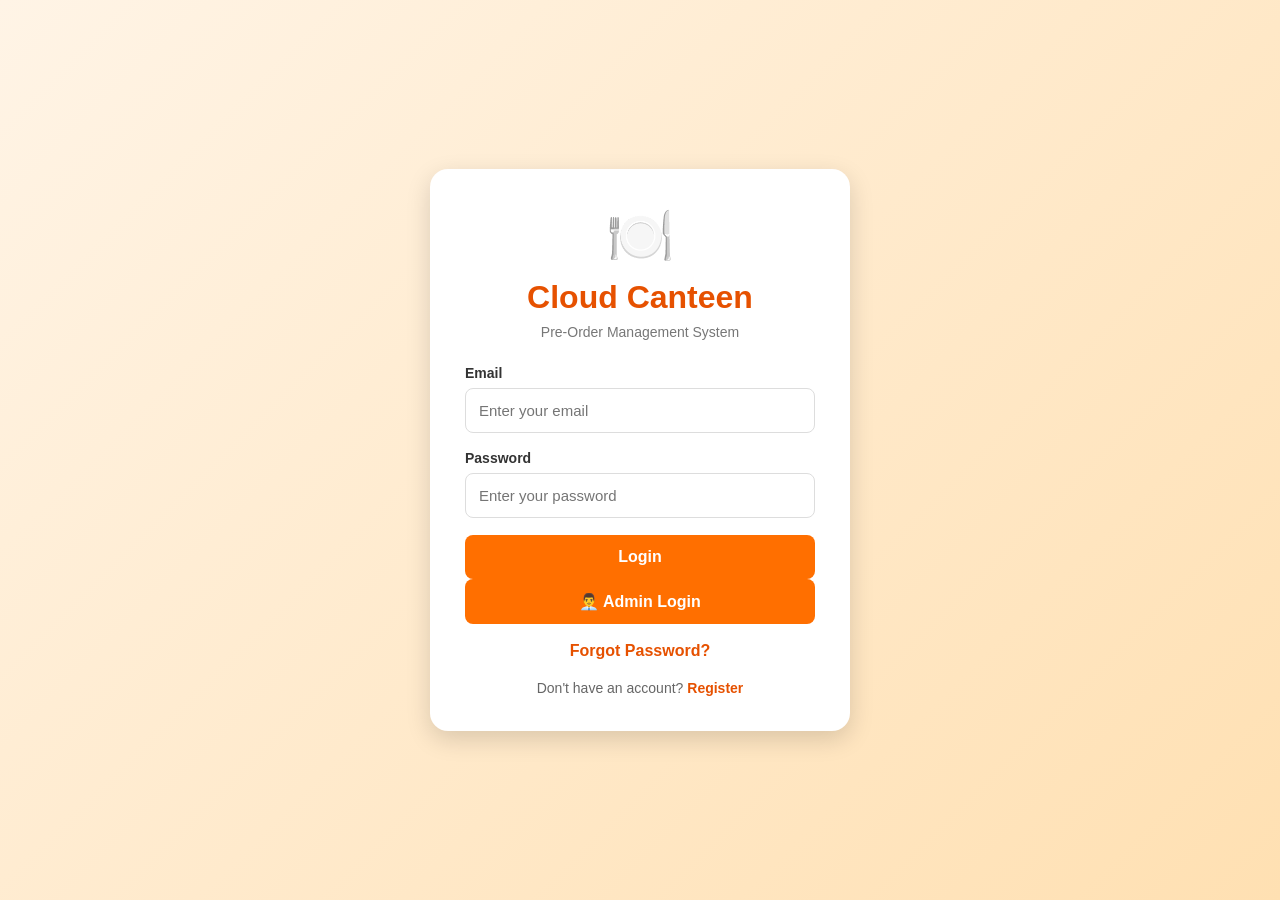
<file: index.html>
<!DOCTYPE html><html lang="en">
<head>
    <meta charset="UTF-8">
    <meta name="viewport" content="width=device-width, initial-scale=1.0">
    <title>Cloud Canteen - Login</title><link rel="stylesheet" href="style.css">

</head><body><div class="login-container">

    <div class="login-box">

        <div class="logo">🍽️</div>

        <h1>Cloud Canteen</h1>
        <p class="subtitle">Pre-Order Management System</p>

        <form id="loginForm">

            <label for="email">Email</label>
            <input
                type="email"
                id="email"
                placeholder="Enter your email"
                required
            >

            <label for="password">Password</label>
            <input
                type="password"
                id="password"
                placeholder="Enter your password"
                required
            >

            <button type="submit">Login</button>
            <button onclick="window.location.href='admin.html'">
    👨‍💼 Admin Login
</button>

        </form>

        <p class="forgot">
            <a href="#">Forgot Password?</a>
        </p>

        <p class="register-text">
            Don't have an account?
            <a href="register.html">Register</a>
        </p>

    </div>

</div>

<script src="script.js"></script>

</body>
</html>
</file>
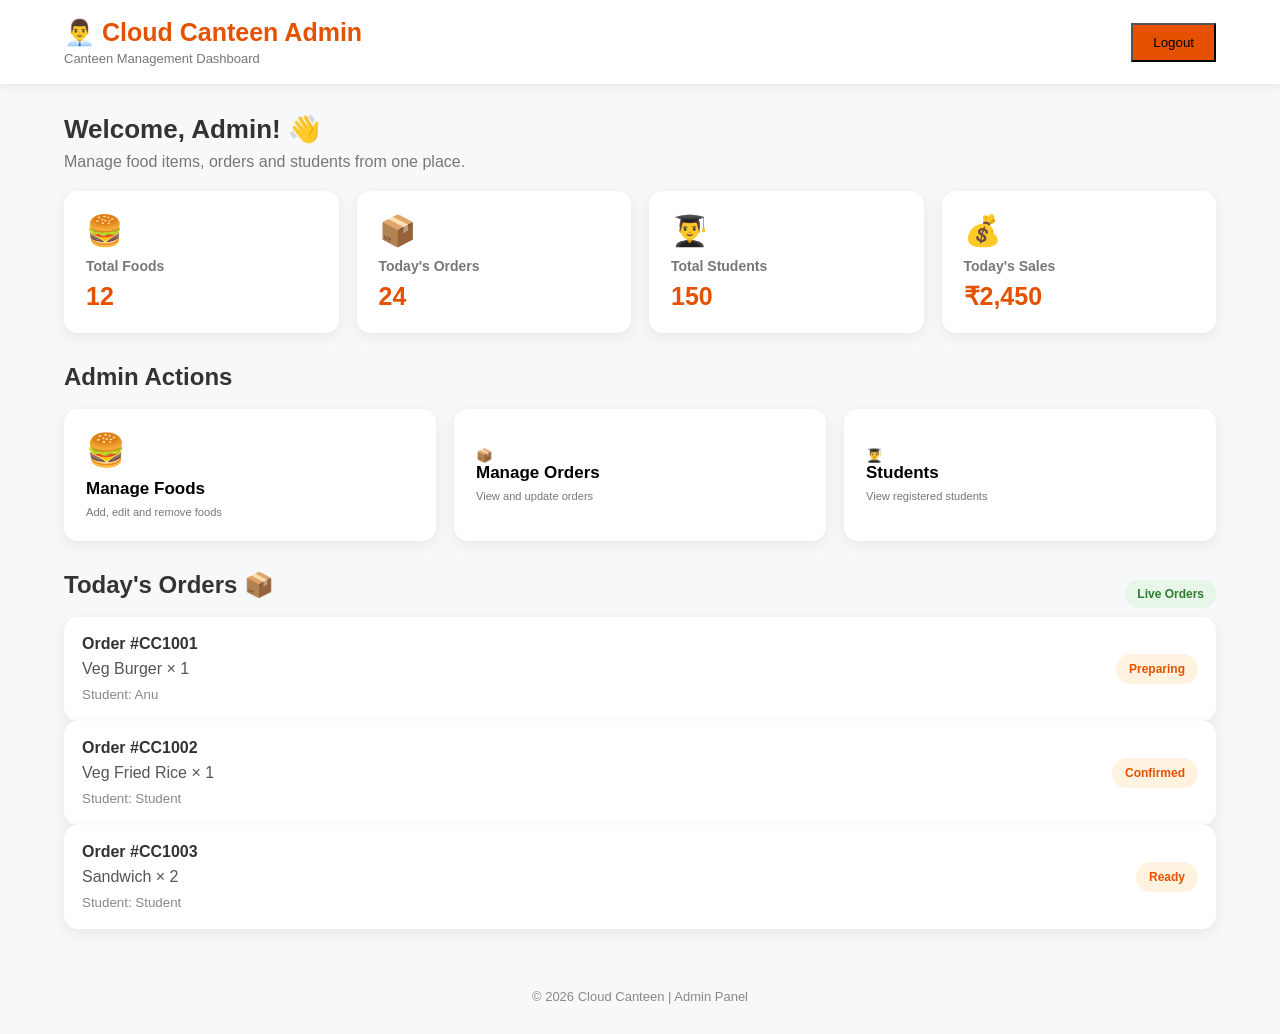
<file: admin.html>
<!DOCTYPE html>
<html lang="en">

<head>
    <meta charset="UTF-8">
    <meta name="viewport" content="width=device-width, initial-scale=1.0">

    <title>Admin Dashboard - Cloud Canteen</title>

    <link rel="stylesheet" href="style.css">
</head>

<body>

<div class="dashboard-container">

    <!-- Header -->
    <header class="dashboard-header">

        <div>
            <h1>👨‍💼 Cloud Canteen Admin</h1>
            <p>Canteen Management Dashboard</p>
        </div>

        <button class="logout-btn" onclick="adminLogout()">
            Logout
        </button>

    </header>


    <!-- Welcome -->
    <section class="welcome-section">

        <h2>Welcome, Admin! 👋</h2>

        <p>
            Manage food items, orders and students
            from one place.
        </p>

    </section>


    <!-- Statistics -->
    <section class="stats-container">

        <div class="stat-card">
            <div class="stat-icon">🍔</div>
            <h3>Total Foods</h3>
            <p>12</p>
        </div>

        <div class="stat-card">
            <div class="stat-icon">📦</div>
            <h3>Today's Orders</h3>
            <p>24</p>
        </div>

        <div class="stat-card">
            <div class="stat-icon">👨‍🎓</div>
            <h3>Total Students</h3>
            <p>150</p>
        </div>

        <div class="stat-card">
            <div class="stat-icon">💰</div>
            <h3>Today's Sales</h3>
            <p>₹2,450</p>
        </div>

    </section>


    <!-- Admin Actions -->
    <section class="dashboard-section">

        <h2>Admin Actions</h2>

        <div class="action-container">

            <button class="action-card"
                    onclick="window.location.href='manage-foods.html'">

                <span>🍔</span>

                <strong>Manage Foods</strong>

                <small>Add, edit and remove foods</small>

            </button>


            <button class="action-card"
                    onclick="window.location.href='manage-orders.html'"

                <span>📦</span>

                <strong>Manage Orders</strong>

                <small>View and update orders</small>

            </button>


            <button class="action-card"
                   onclick="window.location.href='students.html'"

                <span>👨‍🎓</span>

                <strong>Students</strong>

                <small>View registered students</small>

            </button>

        </div>

    </section>


    <!-- Today's Orders -->
    <section class="dashboard-section">

        <div class="section-title">

            <h2>Today's Orders 📦</h2>

            <span>Live Orders</span>

        </div>


        <div class="order-card">

            <div>

                <strong>Order #CC1001</strong>

                <p>Veg Burger × 1</p>

                <small>Student: Anu</small>

            </div>

            <span class="status">
                Preparing
            </span>

        </div>


        <div class="order-card">

            <div>

                <strong>Order #CC1002</strong>

                <p>Veg Fried Rice × 1</p>

                <small>Student: Student</small>

            </div>

            <span class="status">
                Confirmed
            </span>

        </div>


        <div class="order-card">

            <div>

                <strong>Order #CC1003</strong>

                <p>Sandwich × 2</p>

                <small>Student: Student</small>

            </div>

            <span class="status">
                Ready
            </span>

        </div>

    </section>


    <!-- Footer -->
    <footer>

        <p>
            © 2026 Cloud Canteen | Admin Panel
        </p>

    </footer>

</div>


<script>

function adminLogout() {

    window.location.href = "index.html";

}

</script>

</body>

</html>
</file>
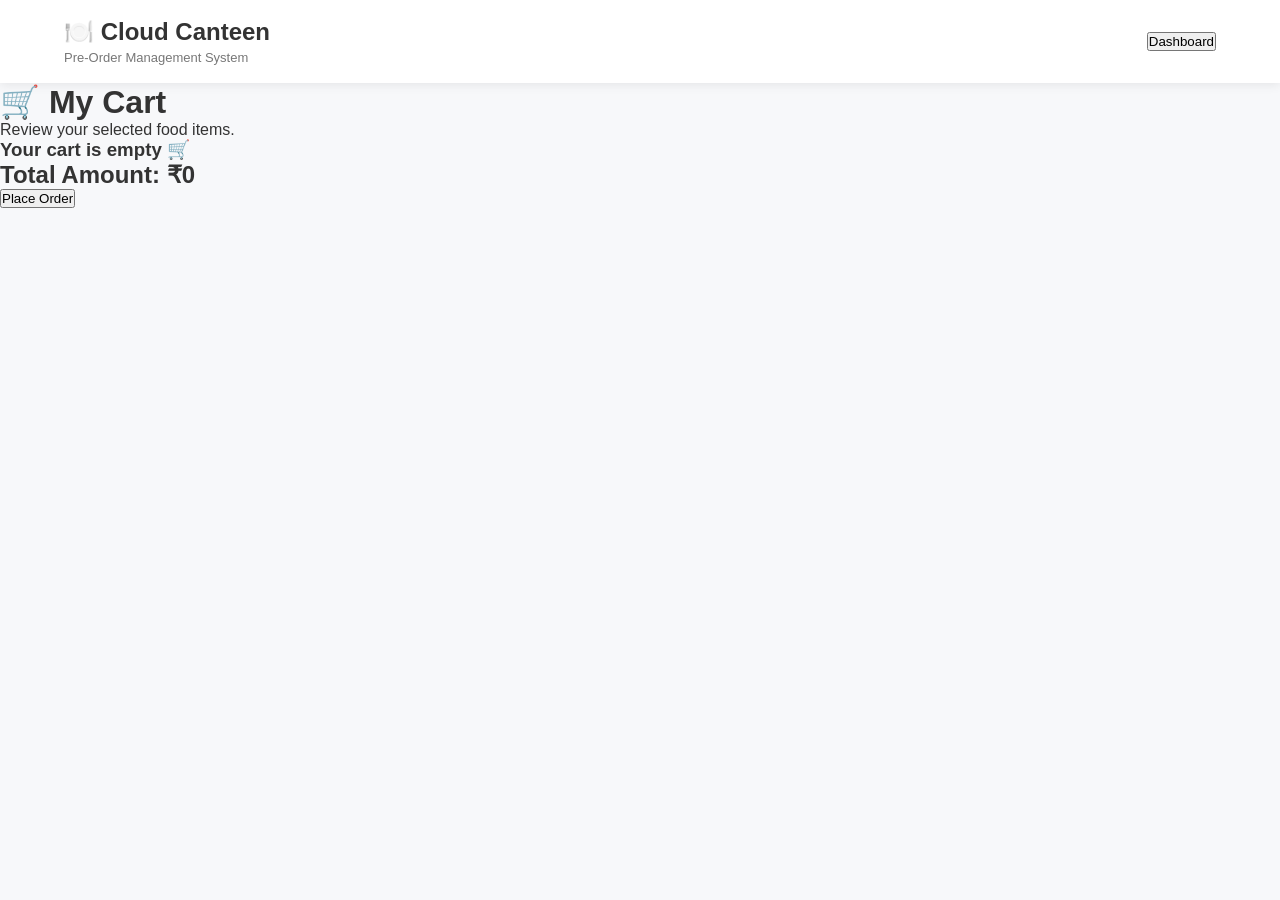
<file: cart.html>
<!DOCTYPE html>
<html lang="en">
<head>
    <meta charset="UTF-8">
    <meta name="viewport" content="width=device-width, initial-scale=1.0">
    <title>My Cart - Cloud Canteen</title>
    <link rel="stylesheet" href="style.css">
</head>

<body>

<header class="dashboard-header">
    <div>
        <h2>🍽️ Cloud Canteen</h2>
        <p>Pre-Order Management System</p>
    </div>

    <button onclick="goDashboard()">Dashboard</button>
</header>

<main class="menu-container">

    <h1>🛒 My Cart</h1>
    <p class="menu-subtitle">Review your selected food items.</p>

    <div id="cartItems"></div>

    <div class="cart-summary">
        <h2>Total Amount: ₹<span id="total">0</span></h2>

        <button onclick="placeOrder()" class="order-btn">
            Place Order
        </button>
    </div>

</main>

<script>

function loadCart() {

    let cart = JSON.parse(localStorage.getItem("cart")) || [];

    let cartItems = document.getElementById("cartItems");
    let total = 0;

    cartItems.innerHTML = "";

    if (cart.length === 0) {

        cartItems.innerHTML =
            "<h3>Your cart is empty 🛒</h3>";

        document.getElementById("total").innerText = "0";

        return;
    }

    cart.forEach(function(item, index) {

        total += item.price;

        cartItems.innerHTML += `
            <div class="food-card">
                <h3>${item.name}</h3>
                <p>Price: ₹${item.price}</p>

                <button onclick="removeItem(${index})">
                    Remove
                </button>
            </div>
        `;
    });

    document.getElementById("total").innerText = total;
}


function removeItem(index) {

    let cart = JSON.parse(localStorage.getItem("cart")) || [];

    cart.splice(index, 1);

    localStorage.setItem("cart", JSON.stringify(cart));

    loadCart();
}


function placeOrder() {

    let cart = JSON.parse(localStorage.getItem("cart")) || [];

    if (cart.length === 0) {

        alert("Your cart is empty!");

        return;
    }
    let orders = JSON.parse(localStorage.getItem("orders")) || [];

let total = cart.reduce(function(sum, item) {
    return sum + item.price;
}, 0);

orders.push({
    items: cart.map(item => item.name).join(", "),
    total: total,
    date: new Date().toLocaleString(),
    status: "Placed"
});

localStorage.setItem("orders", JSON.stringify(orders));

    alert("Order placed successfully! 🎉");

    localStorage.removeItem("cart");

    loadCart();
}


function goDashboard() {

    window.location.href = "dashboard.html";

}


loadCart();

</script>

</body>
</html>
</file>
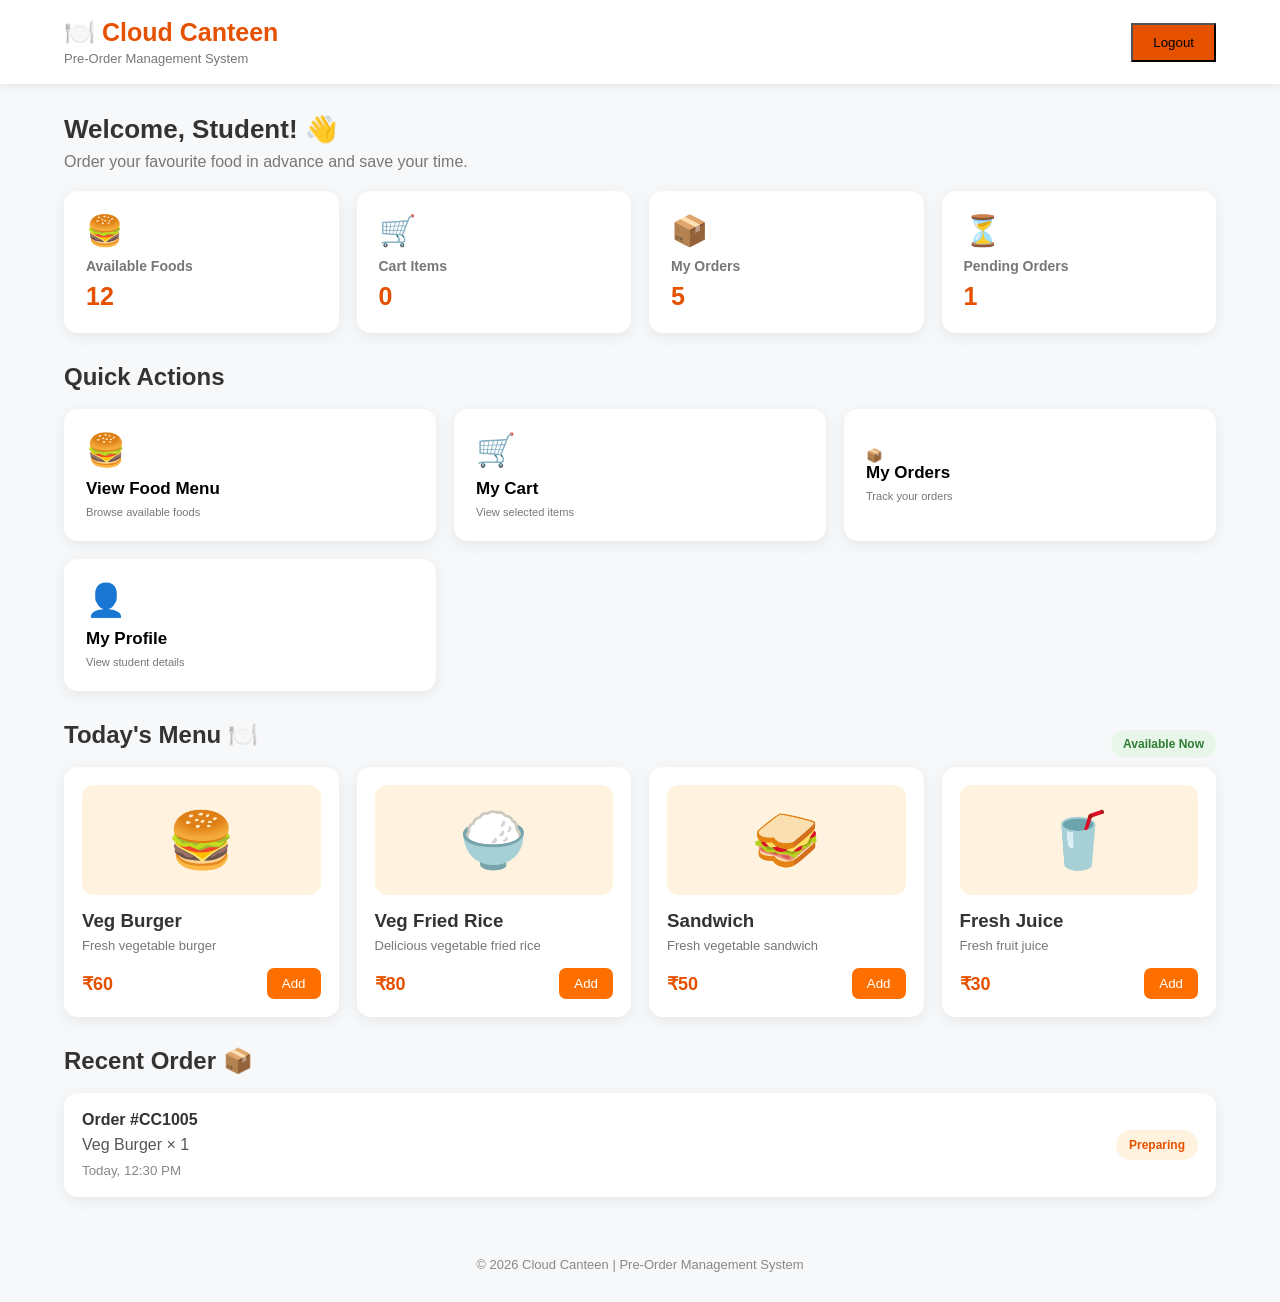
<file: dashboard.html>
<!DOCTYPE html><html lang="en">
<head>
    <meta charset="UTF-8">
    <meta name="viewport" content="width=device-width, initial-scale=1.0"><title>Cloud Canteen - Dashboard</title>

<link rel="stylesheet" href="style.css">

</head><body><div class="dashboard-container">

    <!-- Header -->
    <header class="dashboard-header">

        <div>
            <h1>🍽️ Cloud Canteen</h1>
            <p>Pre-Order Management System</p>
        </div>

        <button class="logout-btn" onclick="logout()">
            Logout
        </button>

    </header>


    <!-- Welcome Section -->
    <section class="welcome-section">

        <h2>Welcome, Student! 👋</h2>

        <p>
            Order your favourite food in advance
            and save your time.
        </p>

    </section>


    <!-- Dashboard Cards -->
    <section class="stats-container">

        <div class="stat-card">
            <div class="stat-icon">🍔</div>
            <h3>Available Foods</h3>
            <p>12</p>
        </div>

        <div class="stat-card">
            <div class="stat-icon">🛒</div>
            <h3>Cart Items</h3>
            <p id="cartCount">0</p>
        </div>

        <div class="stat-card">
            <div class="stat-icon">📦</div>
            <h3>My Orders</h3>
            <p>5</p>
        </div>

        <div class="stat-card">
            <div class="stat-icon">⏳</div>
            <h3>Pending Orders</h3>
            <p>1</p>
        </div>

    </section>


    <!-- Quick Actions -->
    <section class="dashboard-section">

        <h2>Quick Actions</h2>

        <div class="action-container">

            <button class="action-card"
        onclick="window.location.href='menu.html'">
                    

                <span>🍔</span>

                <strong>View Food Menu</strong>

                <small>Browse available foods</small>

            </button>


                       <button class="action-card"
        onclick="window.location.href='cart.html'">
                       
                       <span>🛒</span>

                <strong>My Cart</strong>

                <small>View selected items</small>

            </button>


            <button class="action-card"
                    onclick="window.location.href='orders.html'"

                <span>📦</span>

                <strong>My Orders</strong>

                <small>Track your orders</small>

            </button>
<button class="action-card"
        onclick="window.location.href='profile.html'">

    <span>👤</span>

    <strong>My Profile</strong>

    <small>View student details</small>

</button>

        </div>

    </section>


    <!-- Today's Menu -->
    <section class="dashboard-section">

        <div class="section-title">

            <h2>Today's Menu 🍽️</h2>

            <span>Available Now</span>

        </div>


        <div class="food-container">

            <div class="food-card">

                <div class="food-image">🍔</div>

                <h3>Veg Burger</h3>

                <p>Fresh vegetable burger</p>

                <div class="food-bottom">

                    <strong>₹60</strong>

                    <button onclick="addToCart('Veg Burger', 60)">
                        Add
                    </button>

                </div>

            </div>


            <div class="food-card">

                <div class="food-image">🍚</div>

                <h3>Veg Fried Rice</h3>

                <p>Delicious vegetable fried rice</p>

                <div class="food-bottom">

                    <strong>₹80</strong>

                    <button onclick="addToCart('Veg Fried Rice', 80)">
                        Add
                    </button>

                </div>

            </div>


            <div class="food-card">

                <div class="food-image">🥪</div>

                <h3>Sandwich</h3>

                <p>Fresh vegetable sandwich</p>

                <div class="food-bottom">

                    <strong>₹50</strong>

                    <button onclick="addToCart('Sandwich', 50)">
                        Add
                    </button>

                </div>

            </div>


            <div class="food-card">

                <div class="food-image">🥤</div>

                <h3>Fresh Juice</h3>

                <p>Fresh fruit juice</p>

                <div class="food-bottom">

                    <strong>₹30</strong>

                    <button onclick="addToCart('Fresh Juice', 30)">
                        Add
                    </button>

                </div>

            </div>

        </div>

    </section>


    <!-- Recent Order -->
    <section class="dashboard-section">

        <h2>Recent Order 📦</h2>

        <div class="order-card">

            <div>
                <strong>Order #CC1005</strong>

                <p>
                    Veg Burger × 1
                </p>

                <small>
                    Today, 12:30 PM
                </small>
            </div>

            <span class="status">
                Preparing
            </span>

        </div>

    </section>


    <!-- Footer -->
    <footer>

        <p>
            © 2026 Cloud Canteen | Pre-Order Management System
        </p>

    </footer>

</div>


<script>

    function addToCart(foodName, price) {

        let cartCount =
            parseInt(
                document.getElementById("cartCount").innerText
            );

        cartCount++;

        document.getElementById("cartCount").innerText =
            cartCount;

        alert(foodName + " added to cart!");

    }


    function logout() {

        window.location.href = "index.html";

    }

</script>

</body>
</html>
</file>
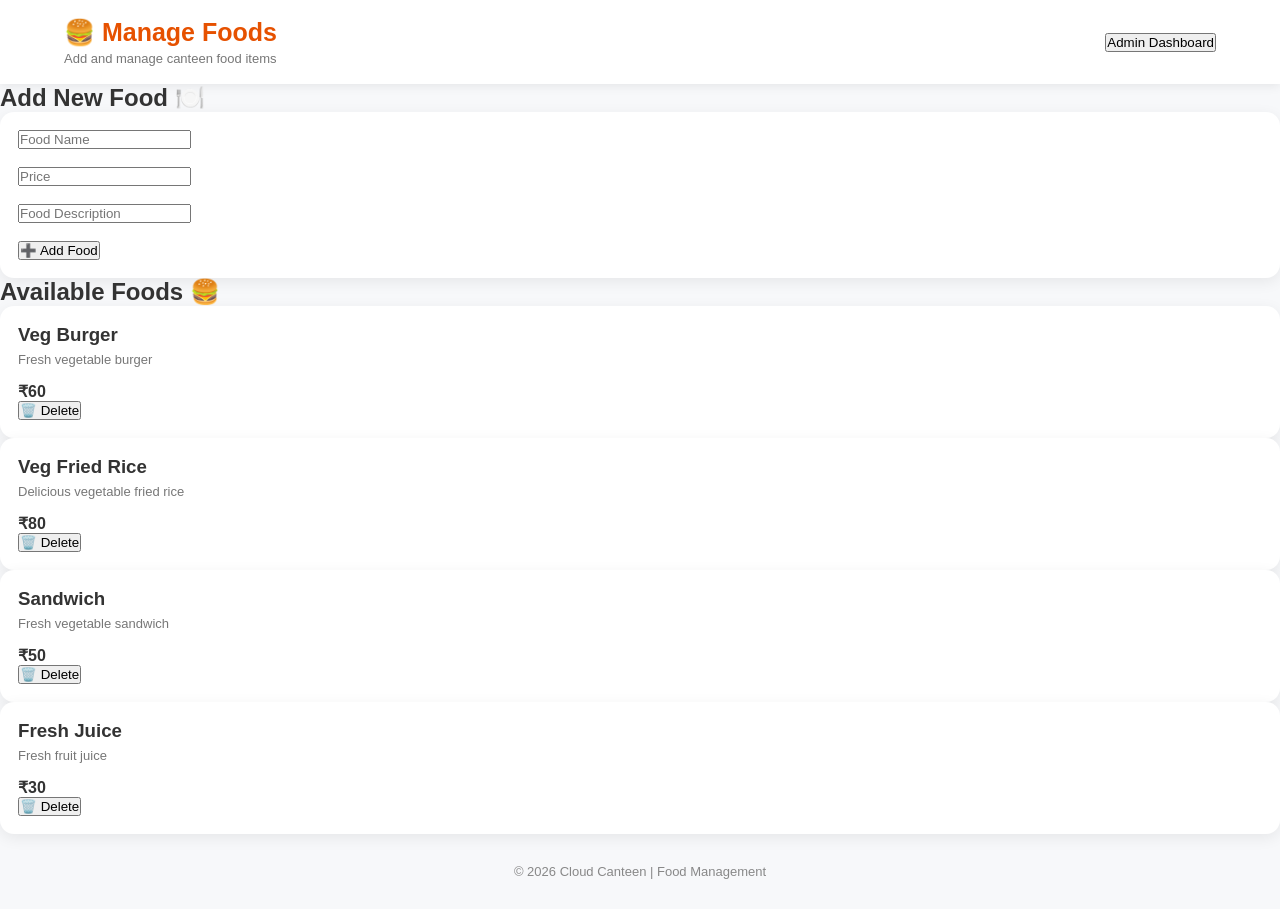
<file: manage-foods.html>
<!DOCTYPE html>
<html lang="en">

<head>
    <meta charset="UTF-8">
    <meta name="viewport" content="width=device-width, initial-scale=1.0">

    <title>Manage Foods - Cloud Canteen</title>

    <link rel="stylesheet" href="style.css">
</head>

<body>

<div class="dashboard-container">

    <!-- Header -->
    <header class="dashboard-header">

        <div>
            <h1>🍔 Manage Foods</h1>
            <p>Add and manage canteen food items</p>
        </div>

        <button onclick="goAdmin()">Admin Dashboard</button>

    </header>


    <main class="menu-container">

        <h2>Add New Food 🍽️</h2>

        <!-- Add Food Form -->
        <div class="food-card">

            <input
                type="text"
                id="foodName"
                placeholder="Food Name"
            >

            <br><br>

            <input
                type="number"
                id="foodPrice"
                placeholder="Price"
            >

            <br><br>

            <input
                type="text"
                id="foodDescription"
                placeholder="Food Description"
            >

            <br><br>

            <button onclick="addFood()">
                ➕ Add Food
            </button>

        </div>


        <!-- Food List -->
        <h2>Available Foods 🍔</h2>

        <div id="foodList"></div>

    </main>


    <footer>

        <p>
            © 2026 Cloud Canteen | Food Management
        </p>

    </footer>

</div>


<script>

let foods =
    JSON.parse(localStorage.getItem("foods")) || [

    {
        name: "Veg Burger",
        price: 60,
        description: "Fresh vegetable burger"
    },

    {
        name: "Veg Fried Rice",
        price: 80,
        description: "Delicious vegetable fried rice"
    },

    {
        name: "Sandwich",
        price: 50,
        description: "Fresh vegetable sandwich"
    },

    {
        name: "Fresh Juice",
        price: 30,
        description: "Fresh fruit juice"
    }

];


function displayFoods() {

    let list = document.getElementById("foodList");

    list.innerHTML = "";

    foods.forEach(function(food, index) {

        list.innerHTML += `

            <div class="food-card">

                <h3>${food.name}</h3>

                <p>${food.description}</p>

                <h4>₹${food.price}</h4>

                <button onclick="deleteFood(${index})">
                    🗑️ Delete
                </button>

            </div>

        `;
    });

}


function addFood() {

    let name =
        document.getElementById("foodName").value;

    let price =
        document.getElementById("foodPrice").value;

    let description =
        document.getElementById("foodDescription").value;


    if (name === "" || price === "") {

        alert("Please enter food name and price!");

        return;
    }


    foods.push({

        name: name,

        price: Number(price),

        description: description || "Tasty canteen food"

    });


    localStorage.setItem(
        "foods",
        JSON.stringify(foods)
    );


    document.getElementById("foodName").value = "";

    document.getElementById("foodPrice").value = "";

    document.getElementById("foodDescription").value = "";


    alert("Food added successfully! 🍔");


    displayFoods();

}


function deleteFood(index) {

    foods.splice(index, 1);

    localStorage.setItem(
        "foods",
        JSON.stringify(foods)
    );

    alert("Food deleted successfully!");

    displayFoods();

}


function goAdmin() {

    window.location.href = "admin.html";

}


displayFoods();

</script>

</body>

</html>
</file>
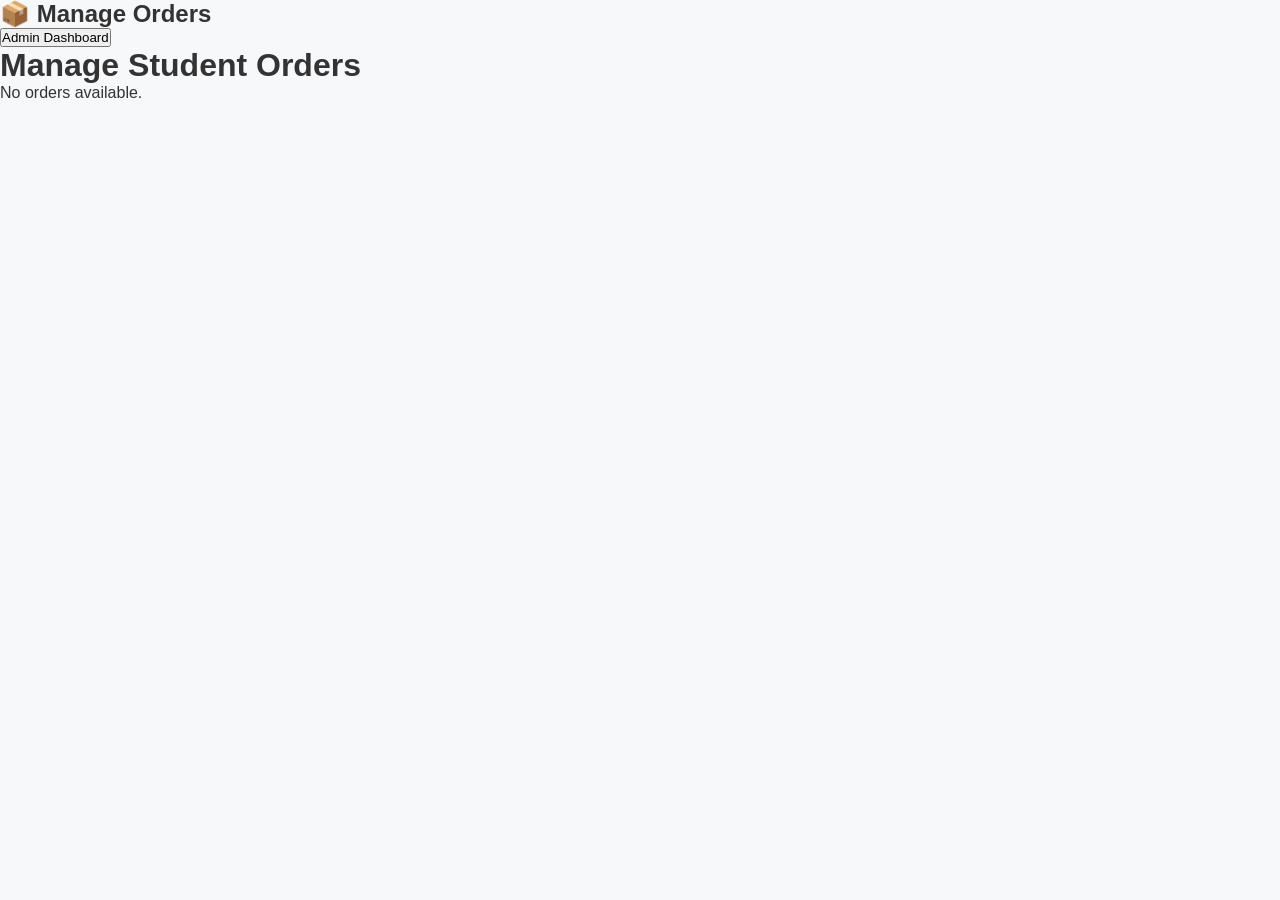
<file: manage-orders.html>
<!DOCTYPE html>
<html>
<head>
    <title>Manage Orders - Cloud Canteen</title>
    <link rel="stylesheet" href="style.css">
</head>

<body>

<header>
    <h2>📦 Manage Orders</h2>
    <button onclick="goAdmin()">Admin Dashboard</button>
</header>

<div class="container">

    <h1>Manage Student Orders</h1>

    <div id="ordersList"></div>

</div>

<script>

function loadOrders() {

    let orders = JSON.parse(localStorage.getItem("orders")) || [];

    let container = document.getElementById("ordersList");

    if (orders.length === 0) {
        container.innerHTML = "<p>No orders available.</p>";
        return;
    }

    container.innerHTML = "";

    orders.forEach(function(order, index) {

        container.innerHTML += `
            <div class="card">

                <h3>Order #CC${1001 + index}</h3>

                <p><strong>Items:</strong> ${order.items}</p>

                <p><strong>Total:</strong> ₹${order.total}</p>

                <p><strong>Date:</strong> ${order.date}</p>

                <p><strong>Status:</strong> ${order.status}</p>

                <button onclick="updateStatus(${index})">
                    Update Status
                </button>

            </div>
        `;

    });
}

function updateStatus(index) {

    let orders = JSON.parse(localStorage.getItem("orders")) || [];

    let status = prompt(
        "Enter status: Preparing / Ready / Completed"
    );

    if (status) {

        orders[index].status = status;

        localStorage.setItem(
            "orders",
            JSON.stringify(orders)
        );

        loadOrders();
    }
}

function goAdmin() {
    window.location.href = "admin.html";
}

loadOrders();

</script>

</body>
</html>
</file>
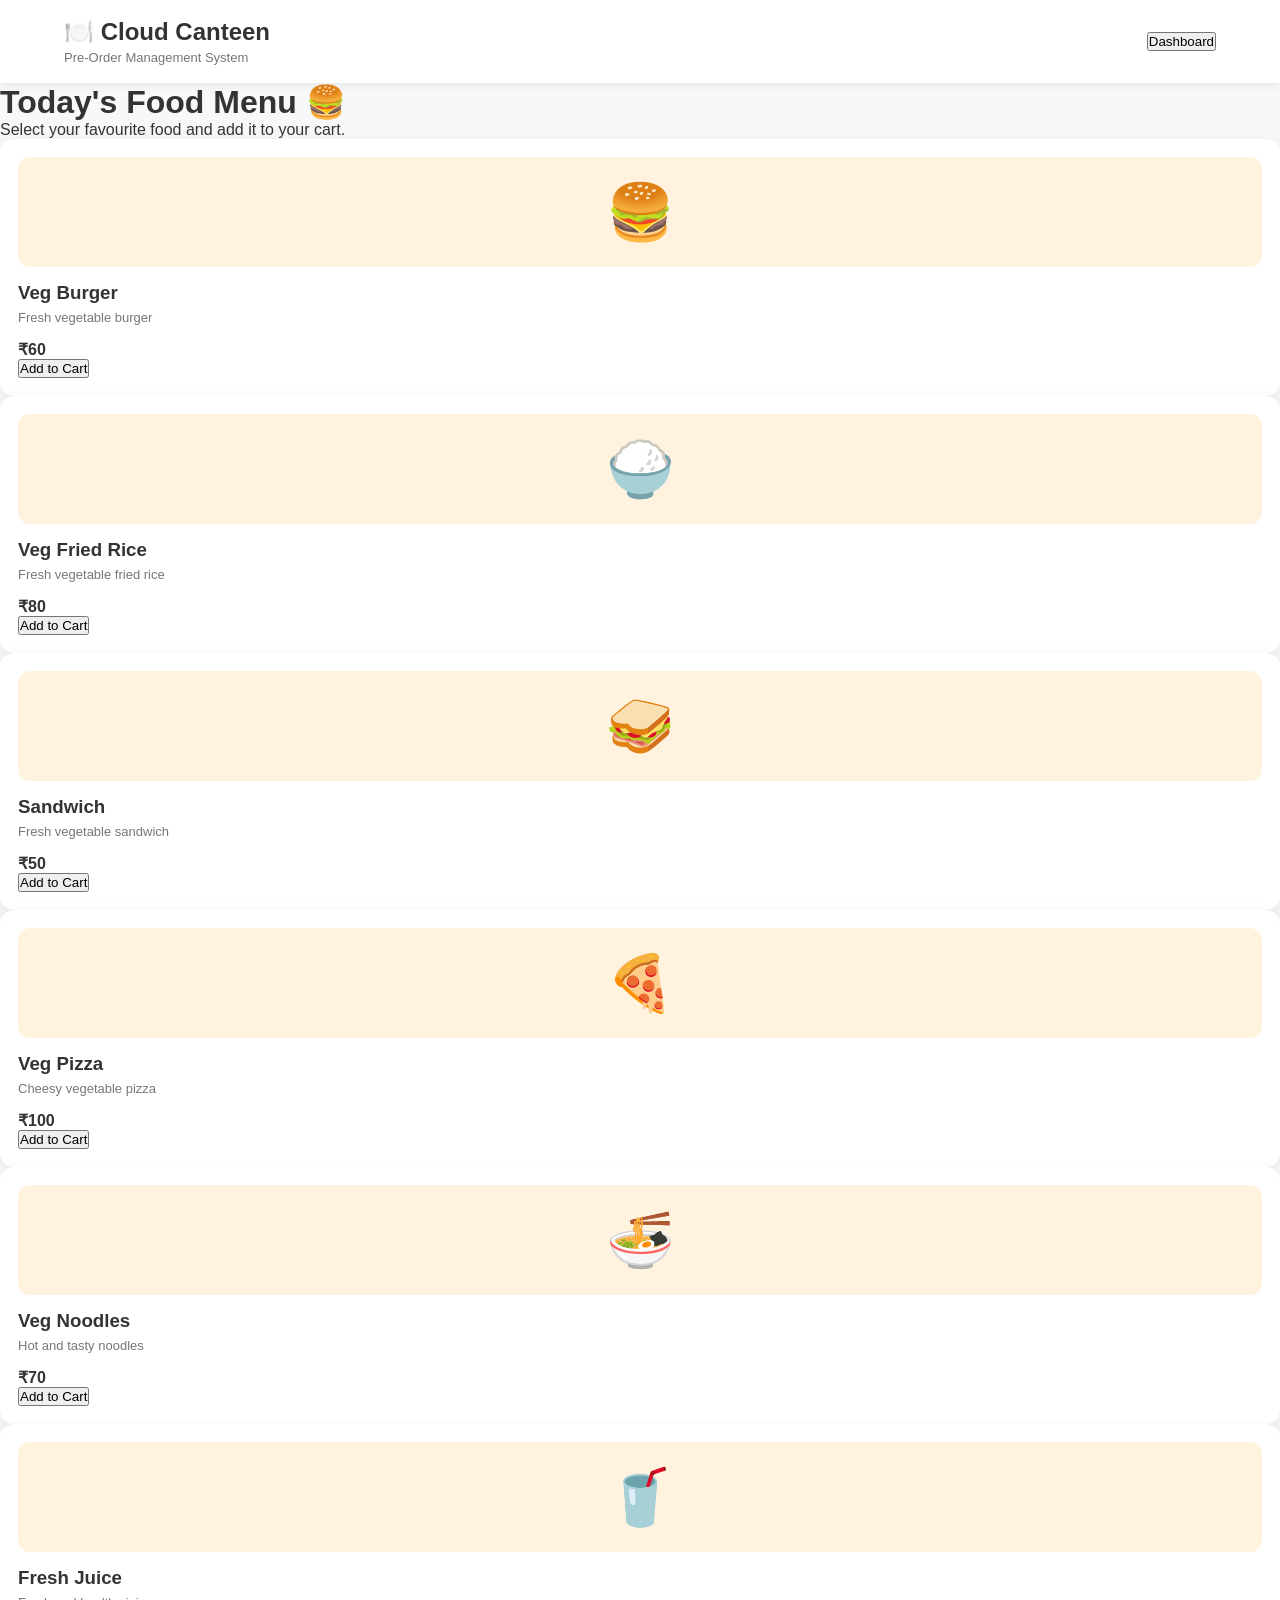
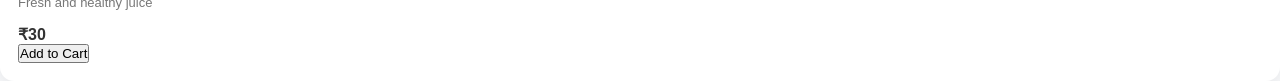
<file: menu.html>
<!DOCTYPE html>
<html lang="en">
<head>
    <meta charset="UTF-8">
    <meta name="viewport" content="width=device-width, initial-scale=1.0">
    <title>Food Menu - Cloud Canteen</title>
    <link rel="stylesheet" href="style.css">
</head>

<body>

<header class="dashboard-header">
    <div>
        <h2>🍽️ Cloud Canteen</h2>
        <p>Pre-Order Management System</p>
    </div>

    <button onclick="goDashboard()">Dashboard</button>
</header>

<main class="menu-container">

    <h1>Today's Food Menu 🍔</h1>
    <p class="menu-subtitle">
        Select your favourite food and add it to your cart.
    </p>

    <div class="food-grid">

        <!-- Food 1 -->
        <div class="food-card">
            <div class="food-image">🍔</div>
            <h3>Veg Burger</h3>
            <p>Fresh vegetable burger</p>
            <h4>₹60</h4>
            <button onclick="addFood('Veg Burger', 60)">
                Add to Cart
            </button>
        </div>

        <!-- Food 2 -->
        <div class="food-card">
            <div class="food-image">🍚</div>
            <h3>Veg Fried Rice</h3>
            <p>Fresh vegetable fried rice</p>
            <h4>₹80</h4>
            <button onclick="addFood('Veg Fried Rice', 80)">
                Add to Cart
            </button>
        </div>

        <!-- Food 3 -->
        <div class="food-card">
            <div class="food-image">🥪</div>
            <h3>Sandwich</h3>
            <p>Fresh vegetable sandwich</p>
            <h4>₹50</h4>
            <button onclick="addFood('Sandwich', 50)">
                Add to Cart
            </button>
        </div>

        <!-- Food 4 -->
        <div class="food-card">
            <div class="food-image">🍕</div>
            <h3>Veg Pizza</h3>
            <p>Cheesy vegetable pizza</p>
            <h4>₹100</h4>
            <button onclick="addFood('Veg Pizza', 100)">
                Add to Cart
            </button>
        </div>

        <!-- Food 5 -->
        <div class="food-card">
            <div class="food-image">🍜</div>
            <h3>Veg Noodles</h3>
            <p>Hot and tasty noodles</p>
            <h4>₹70</h4>
            <button onclick="addFood('Veg Noodles', 70)">
                Add to Cart
            </button>
        </div>

        <!-- Food 6 -->
        <div class="food-card">
            <div class="food-image">🥤</div>
            <h3>Fresh Juice</h3>
            <p>Fresh and healthy juice</p>
            <h4>₹30</h4>
            <button onclick="addFood('Fresh Juice', 30)">
                Add to Cart
            </button>
        </div>

    </div>

</main>

<script>

function addFood(name, price) {

    let cart = JSON.parse(localStorage.getItem("cart")) || [];

    cart.push({
        name: name,
        price: price
    });

    localStorage.setItem("cart", JSON.stringify(cart));

    alert(name + " added to cart! 🛒");
}

function goDashboard() {
    window.location.href = "dashboard.html";
}

</script>

</body>
</html>
</file>
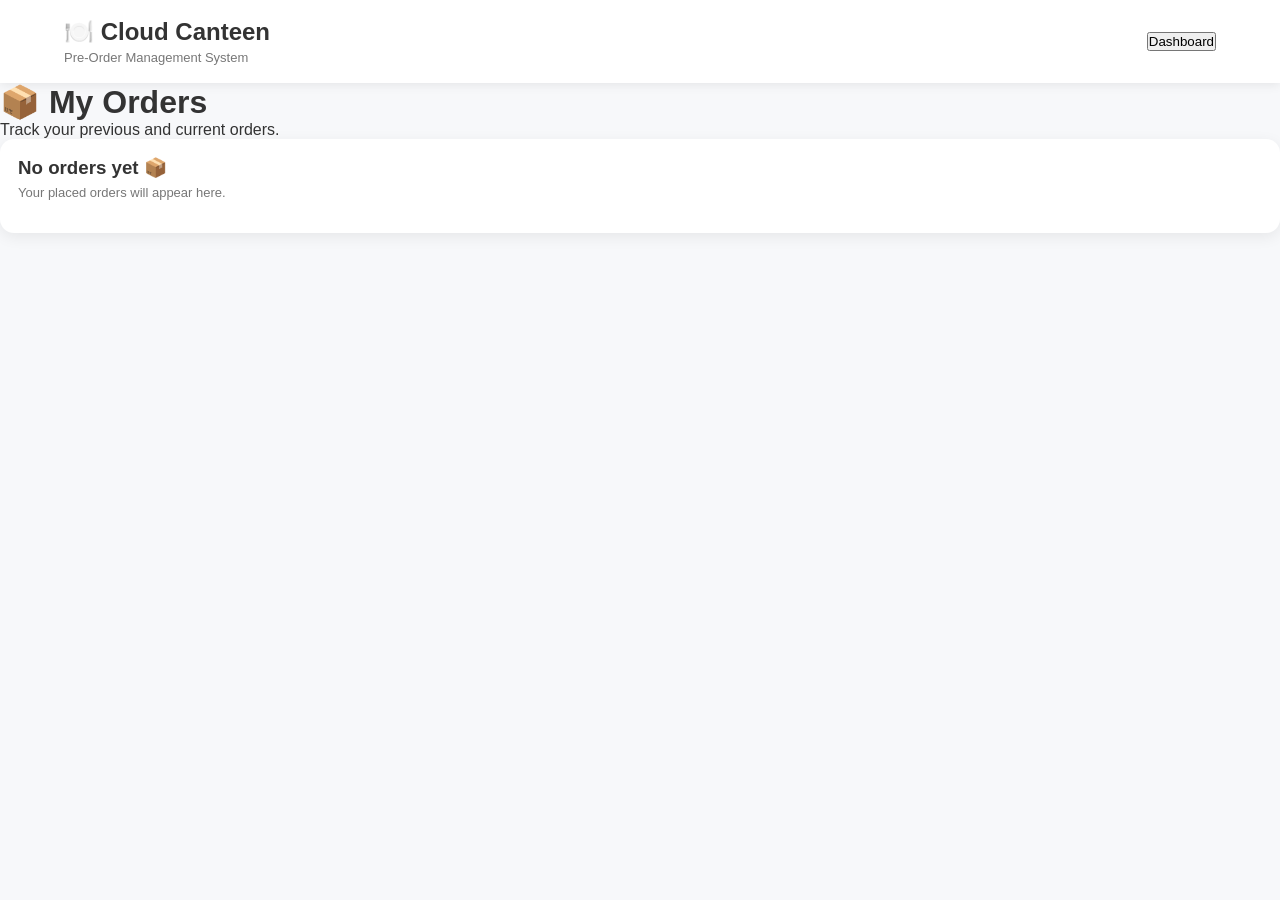
<file: orders.html>
<!DOCTYPE html>
<html lang="en">
<head>
    <meta charset="UTF-8">
    <meta name="viewport" content="width=device-width, initial-scale=1.0">
    <title>My Orders - Cloud Canteen</title>
    <link rel="stylesheet" href="style.css">
</head>

<body>

<header class="dashboard-header">
    <div>
        <h2>🍽️ Cloud Canteen</h2>
        <p>Pre-Order Management System</p>
    </div>

    <button onclick="goDashboard()">Dashboard</button>
</header>

<main class="menu-container">

    <h1>📦 My Orders</h1>
    <p class="menu-subtitle">
        Track your previous and current orders.
    </p>

    <div id="ordersList"></div>

</main>

<script>

function loadOrders() {

    let orders =
        JSON.parse(localStorage.getItem("orders")) || [];

    let ordersList =
        document.getElementById("ordersList");

    ordersList.innerHTML = "";

    if (orders.length === 0) {

        ordersList.innerHTML = `
            <div class="food-card">
                <h3>No orders yet 📦</h3>
                <p>Your placed orders will appear here.</p>
            </div>
        `;

        return;
    }

    orders.forEach(function(order, index) {

        ordersList.innerHTML += `
            <div class="order-card">

                <div>
                    <h3>Order #CC${1001 + index}</h3>

                    <p>
                        ${order.items}
                    </p>

                    <p>
                        Total: ₹${order.total}
                    </p>

                    <small>
                        ${order.date}
                    </small>
                </div>

                <span class="status">
                    ${order.status}
                </span>

            </div>
        `;
    });
}


function goDashboard() {

    window.location.href = "dashboard.html";

}

loadOrders();

</script>

</body>
</html>
</file>
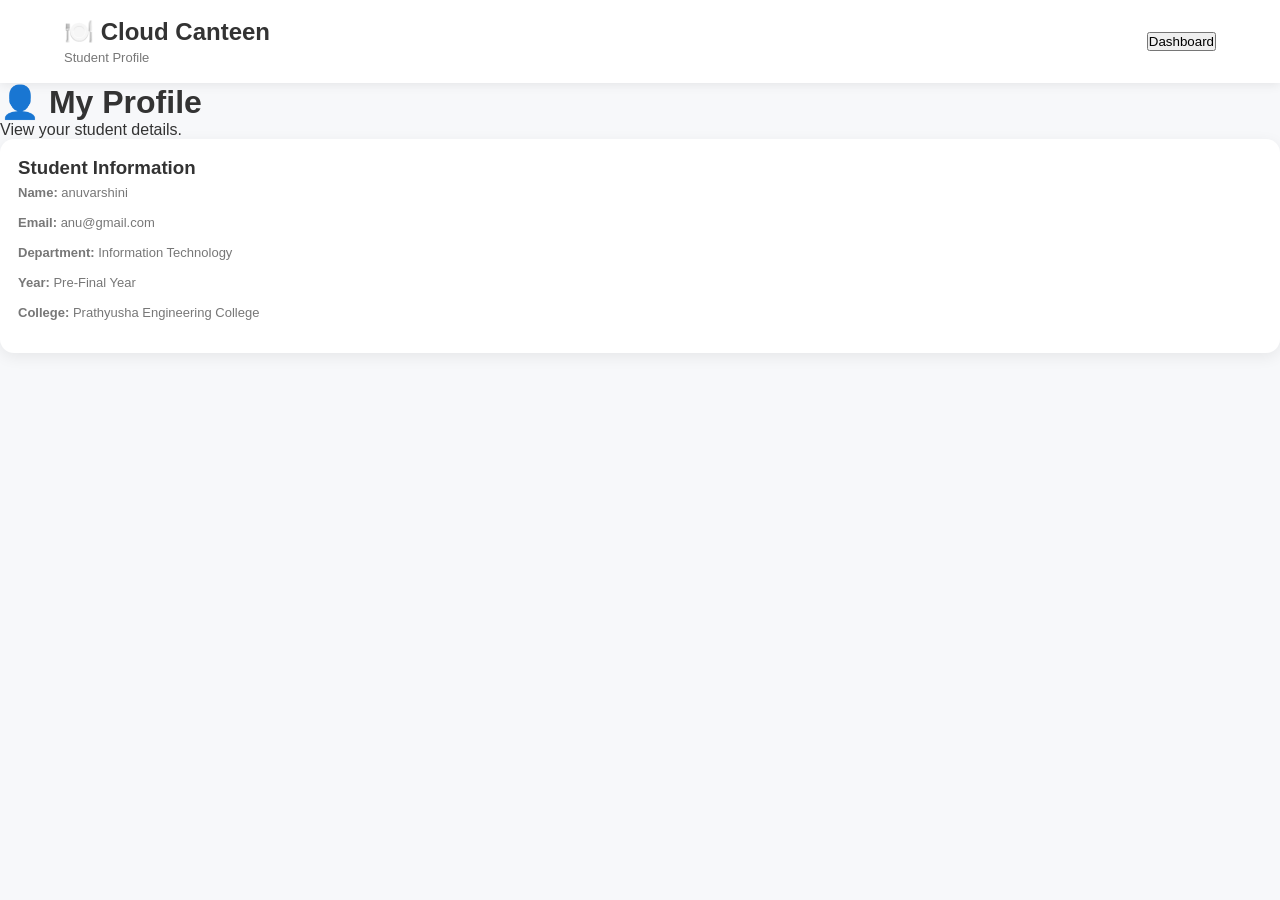
<file: profile.html>
<!DOCTYPE html>
<html lang="en">
<head>
    <meta charset="UTF-8">
    <meta name="viewport" content="width=device-width, initial-scale=1.0">
    <title>My Profile - Cloud Canteen</title>
    <link rel="stylesheet" href="style.css">
</head>

<body>

<header class="dashboard-header">
    <div>
        <h2>🍽️ Cloud Canteen</h2>
        <p>Student Profile</p>
    </div>

    <button onclick="goDashboard()">Dashboard</button>
</header>

<main class="menu-container">

    <h1>👤 My Profile</h1>
    <p class="menu-subtitle">
        View your student details.
    </p>

    <div class="food-card">

        <h3>Student Information</h3>

        <p><strong>Name:</strong> anuvarshini</p>

        <p><strong>Email:</strong> anu@gmail.com</p>

        <p><strong>Department:</strong> Information Technology</p>

        <p><strong>Year:</strong> Pre-Final Year</p>

        <p><strong>College:</strong> Prathyusha Engineering College</p>

    </div>

</main>

<script>

function goDashboard() {
    window.location.href = "dashboard.html";
}

</script>

</body>
</html>
</file>
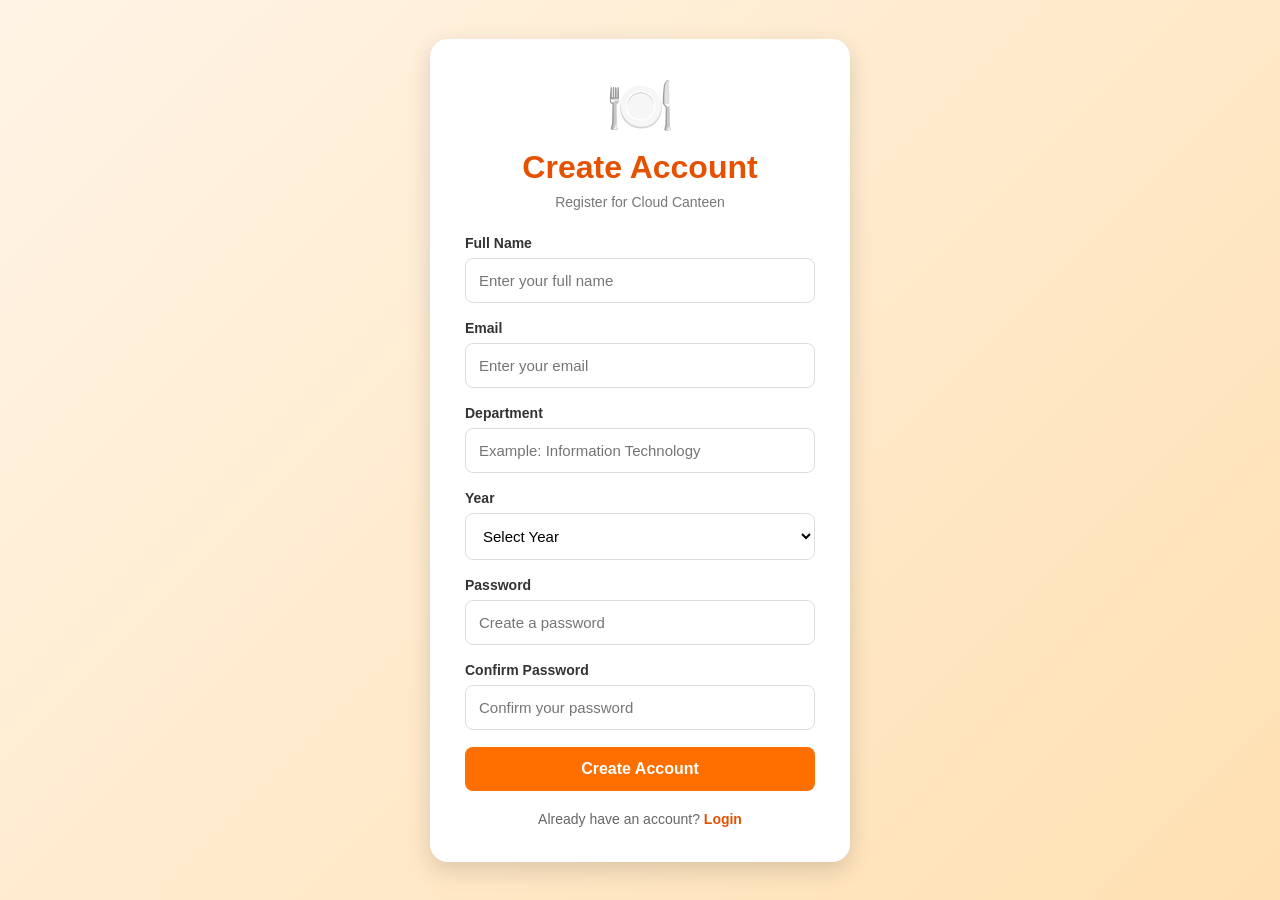
<file: register.html>
<!DOCTYPE html><html lang="en">
<head>
    <meta charset="UTF-8">
    <meta name="viewport" content="width=device-width, initial-scale=1.0"><title>Cloud Canteen - Register</title>

<link rel="stylesheet" href="style.css">

</head><body><div class="login-container">

    <div class="login-box">

        <div class="logo">🍽️</div>

        <h1>Create Account</h1>

        <p class="subtitle">
            Register for Cloud Canteen
        </p>

        <form id="registerForm">

            <label for="name">Full Name</label>

            <input 
                type="text"
                id="name"
                placeholder="Enter your full name"
                required
            >

            <label for="email">Email</label>

            <input 
                type="email"
                id="registerEmail"
                placeholder="Enter your email"
                required
            >

            <label for="department">Department</label>

            <input 
                type="text"
                id="department"
                placeholder="Example: Information Technology"
                required
            >

            <label for="year">Year</label>

            <select id="year" required>

                <option value="">Select Year</option>

                <option value="1st Year">
                    1st Year
                </option>

                <option value="2nd Year">
                    2nd Year
                </option>

                <option value="3rd Year">
                    3rd Year
                </option>

                <option value="4th Year">
                    4th Year
                </option>

            </select>

            <label for="registerPassword">
                Password
            </label>

            <input 
                type="password"
                id="registerPassword"
                placeholder="Create a password"
                required
            >

            <label for="confirmPassword">
                Confirm Password
            </label>

            <input 
                type="password"
                id="confirmPassword"
                placeholder="Confirm your password"
                required
            >

            <button type="submit">
                Create Account
            </button>

        </form>

        <p class="register-text">

            Already have an account?

            <a href="index.html">
                Login
            </a>

        </p>

    </div>

</div>

<script src="script.js"></script>

</body>
</html>
</file>
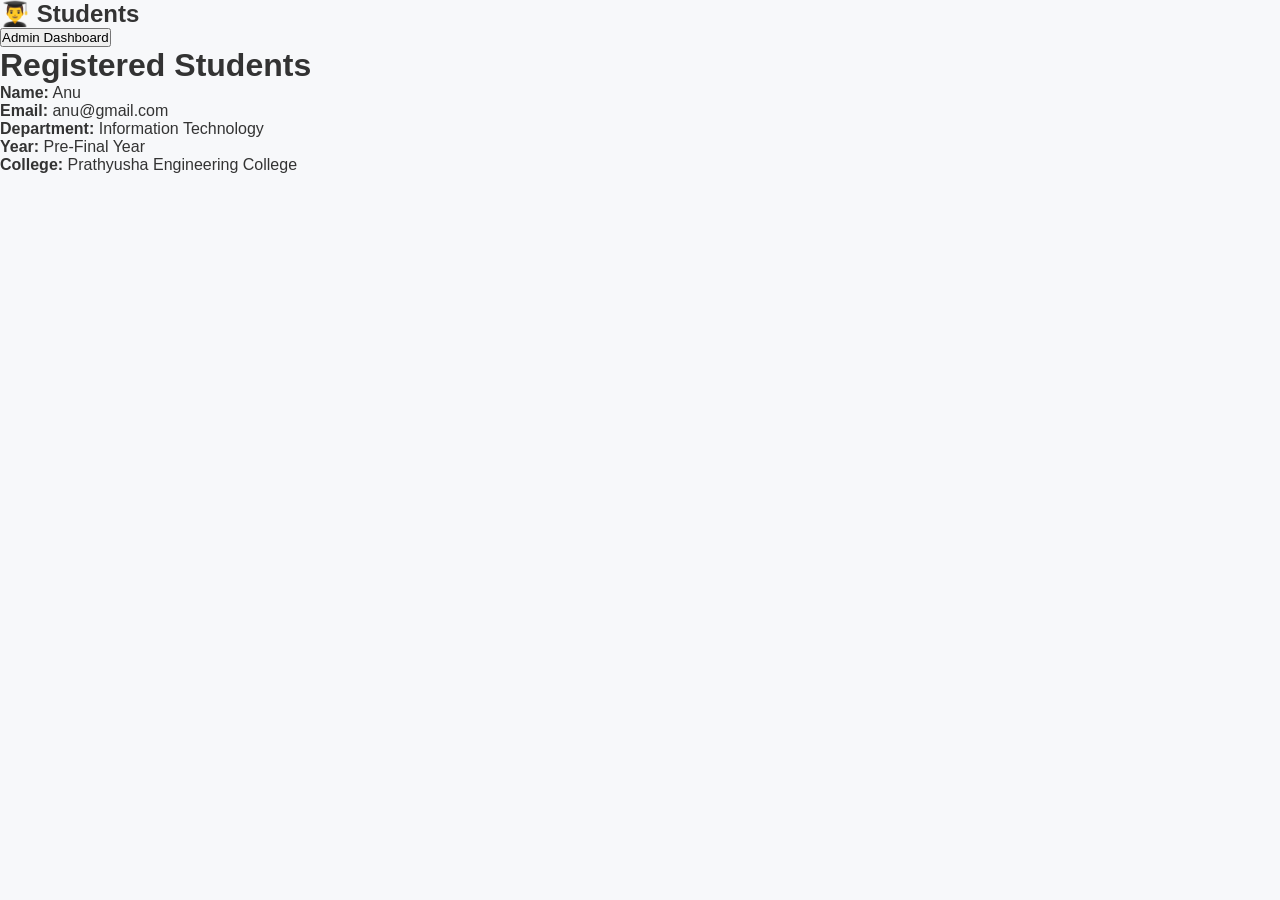
<file: students.html>
<!DOCTYPE html>
<html>
<head>
    <title>Students - Cloud Canteen</title>
    <link rel="stylesheet" href="style.css">
</head>

<body>

<header>
    <h2>👨‍🎓 Students</h2>
    <button onclick="goAdmin()">Admin Dashboard</button>
</header>

<div class="container">

    <h1>Registered Students</h1>

    <div class="card">
        <p><strong>Name:</strong> Anu</p>
        <p><strong>Email:</strong> anu@gmail.com</p>
        <p><strong>Department:</strong> Information Technology</p>
        <p><strong>Year:</strong> Pre-Final Year</p>
        <p><strong>College:</strong> Prathyusha Engineering College</p>
    </div>

</div>

<script>
function goAdmin() {
    window.location.href = "admin.html";
}
</script>

</body>
</html>
</file>
<file: style.css>
* {
  margin: 0;
  padding: 0;
  box-sizing: border-box;
  font-family: Arial, sans-serif;
  }

body {
background: #f7f8fa;
color: #333;
}

/* =========================
LOGIN & REGISTER PAGE
========================= */

.login-container {
min-height: 100vh;
background: linear-gradient(135deg, #fff4e6, #ffe0b2);
display: flex;
justify-content: center;
align-items: center;
padding: 20px;
}

.login-box {
width: 100%;
max-width: 420px;
background: white;
padding: 35px;
border-radius: 18px;
box-shadow: 0 8px 25px rgba(0, 0, 0, 0.15);
text-align: center;
}

.logo {
font-size: 55px;
margin-bottom: 10px;
}

.login-box h1 {
color: #e65100;
margin-bottom: 8px;
}

.subtitle {
color: #777;
font-size: 14px;
margin-bottom: 25px;
}

.login-box form {
text-align: left;
}

.login-box label {
display: block;
margin-bottom: 7px;
font-weight: bold;
font-size: 14px;
}

.login-box input,
.login-box select {
width: 100%;
padding: 13px;
margin-bottom: 17px;
border: 1px solid #ddd;
border-radius: 8px;
font-size: 15px;
outline: none;
background: white;
}

.login-box input:focus,
.login-box select:focus {
border-color: #ff9800;
}

.login-box button {
width: 100%;
padding: 13px;
border: none;
border-radius: 8px;
background: #ff6f00;
color: white;
font-size: 16px;
font-weight: bold;
cursor: pointer;
}

.login-box button:hover {
background: #e65100;
}

.forgot {
margin-top: 18px;
}

.forgot a,
.register-text a {
color: #e65100;
text-decoration: none;
font-weight: bold;
}

.register-text {
margin-top: 20px;
color: #666;
font-size: 14px;
}

/* =========================
DASHBOARD
========================= */

.dashboard-container {
min-height: 100vh;
}

/* Header */

.dashboard-header {
background: white;
padding: 18px 5%;
display: flex;
justify-content: space-between;
align-items: center;
box-shadow: 0 2px 10px rgba(0, 0, 0, 0.08);
}

.dashboard-header h1 {
color: #e65100;
font-size: 25px;
}

.dashboard-header p {
color: #777;
margin-top: 4px;
font-size: 13px;
}

.logout-btn {
width: auto !important;
padding: 10px 20px !important;
background: #e65100 !important;
}

/* Welcome */

.welcome-section {
margin: 30px 5% 20px;
}

.welcome-section h2 {
font-size: 26px;
margin-bottom: 8px;
}

.welcome-section p {
color: #777;
}

/* Statistics */

.stats-container {
display: grid;
grid-template-columns: repeat(4, 1fr);
gap: 18px;
margin: 20px 5%;
}

.stat-card {
background: white;
padding: 22px;
border-radius: 14px;
box-shadow: 0 4px 15px rgba(0, 0, 0, 0.07);
}

.stat-icon {
font-size: 30px;
margin-bottom: 10px;
}

.stat-card h3 {
font-size: 14px;
color: #777;
margin-bottom: 8px;
}

.stat-card p {
font-size: 25px;
font-weight: bold;
color: #e65100;
}

/* Dashboard Sections */

.dashboard-section {
margin: 30px 5%;
}

.dashboard-section h2 {
margin-bottom: 18px;
}

/* Quick Actions */

.action-container {
display: grid;
grid-template-columns: repeat(3, 1fr);
gap: 18px;
}

.action-card {
background: white;
border: none;
border-radius: 14px;
padding: 22px;
text-align: left;
cursor: pointer;
box-shadow: 0 4px 15px rgba(0, 0, 0, 0.07);
}

.action-card:hover {
transform: translateY(-3px);
}

.action-card span {
display: block;
font-size: 32px;
margin-bottom: 10px;
}

.action-card strong {
display: block;
font-size: 17px;
margin-bottom: 5px;
}

.action-card small {
color: #777;
}

/* Today's Menu */

.section-title {
display: flex;
justify-content: space-between;
align-items: center;
}

.section-title span {
background: #e8f5e9;
color: #2e7d32;
padding: 7px 12px;
border-radius: 20px;
font-size: 12px;
font-weight: bold;
}

.food-container {
display: grid;
grid-template-columns: repeat(4, 1fr);
gap: 18px;
}

.food-card {
background: white;
border-radius: 14px;
padding: 18px;
box-shadow: 0 4px 15px rgba(0, 0, 0, 0.07);
}

.food-image {
background: #fff3e0;
border-radius: 12px;
height: 110px;
display: flex;
justify-content: center;
align-items: center;
font-size: 55px;
margin-bottom: 15px;
}

.food-card h3 {
margin-bottom: 6px;
}

.food-card p {
color: #777;
font-size: 13px;
margin-bottom: 15px;
}

.food-bottom {
display: flex;
justify-content: space-between;
align-items: center;
}

.food-bottom strong {
color: #e65100;
font-size: 18px;
}

.food-bottom button {
width: auto;
padding: 8px 15px;
border: none;
border-radius: 7px;
background: #ff6f00;
color: white;
cursor: pointer;
}

/* Recent Order */

.order-card {
background: white;
padding: 18px;
border-radius: 14px;
display: flex;
justify-content: space-between;
align-items: center;
box-shadow: 0 4px 15px rgba(0, 0, 0, 0.07);
}

.order-card p {
margin: 7px 0;
color: #555;
}

.order-card small {
color: #888;
}

.status {
background: #fff3e0;
color: #e65100;
padding: 8px 13px;
border-radius: 20px;
font-size: 12px;
font-weight: bold;
}

/* Footer */

footer {
text-align: center;
padding: 30px 15px;
color: #888;
font-size: 13px;
}

/* =========================
MOBILE RESPONSIVE
========================= */

@media (max-width: 900px) {

.stats-container {
    grid-template-columns: repeat(2, 1fr);
}

.food-container {
    grid-template-columns: repeat(2, 1fr);
}

.action-container {
    grid-template-columns: repeat(2, 1fr);
}

}

@media (max-width: 600px) {

.dashboard-header {
    padding: 15px 20px;
}

.dashboard-header h1 {
    font-size: 20px;
}

.welcome-section,
.dashboard-section {
    margin-left: 20px;
    margin-right: 20px;
}

.stats-container {
    margin-left: 20px;
    margin-right: 20px;
    grid-template-columns: 1fr 1fr;
    gap: 10px;
}

.stat-card {
    padding: 15px;
}

.food-container {
    grid-template-columns: 1fr 1fr;
    gap: 10px;
}

.action-container {
    grid-template-columns: 1fr;
}

.login-box {
    padding: 25px 20px;
}

}
</file>
